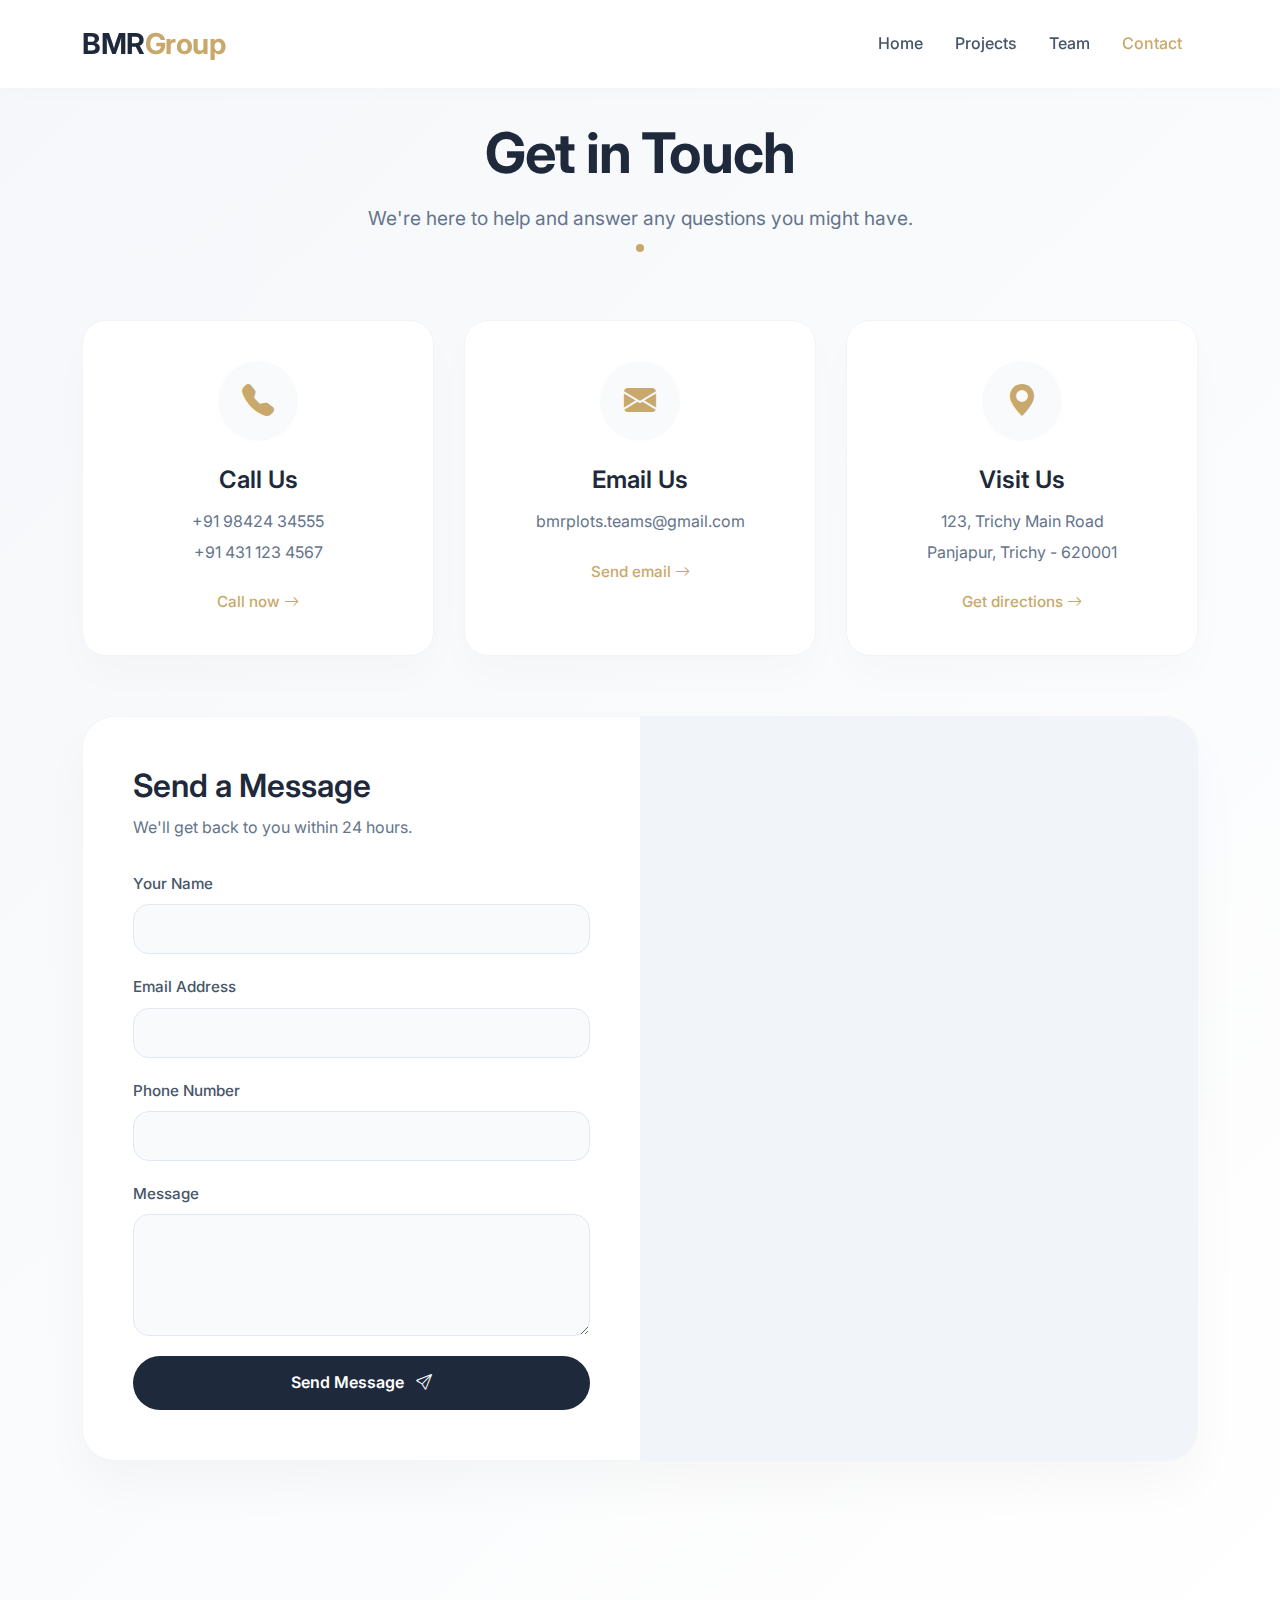
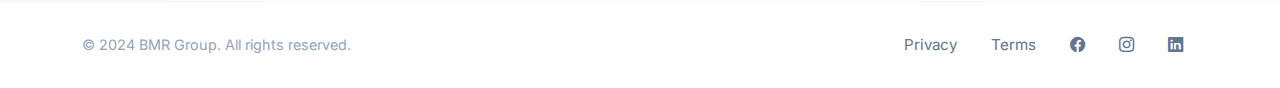
<file: AboutUs/contact.html>
<!DOCTYPE html>
<html lang="en">
<head>
    <meta charset="UTF-8">
    <meta name="viewport" content="width=device-width, initial-scale=1.0">
    <title>Contact Us | BMR Group</title>
    <!-- Bootstrap 5 CSS -->
    <link href="https://cdn.jsdelivr.net/npm/bootstrap@5.3.0/dist/css/bootstrap.min.css" rel="stylesheet">
    <!-- Bootstrap Icons -->
    <link rel="stylesheet" href="https://cdn.jsdelivr.net/npm/bootstrap-icons@1.11.3/font/bootstrap-icons.css">
    <!-- Google Fonts -->
    <link href="https://fonts.googleapis.com/css2?family=Inter:wght@300;400;500;600;700&display=swap" rel="stylesheet">
    
    <style>
        * {
            margin: 0;
            padding: 0;
            box-sizing: border-box;
        }

        body {
            font-family: 'Inter', sans-serif;
            background: linear-gradient(135deg, #f5f7fa 0%, #ffffff 100%);
            color: #1e293b;
            line-height: 1.6;
            min-height: 100vh;
        }

        /* Navbar */
        .navbar {
            background-color: rgba(255, 255, 255, 0.95);
            backdrop-filter: blur(10px);
            box-shadow: 0 2px 20px rgba(0,0,0,0.02);
            padding: 1rem 0;
        }

        .navbar-brand {
            font-weight: 700;
            font-size: 1.8rem;
            letter-spacing: -0.5px;
            color: #1e293b !important;
        }

        .navbar-brand span {
            color: #c9a86b;
        }

        .nav-link {
            color: #475569 !important;
            font-weight: 500;
            margin: 0 0.5rem;
            transition: color 0.2s;
        }

        .nav-link:hover,
        .nav-link.active {
            color: #c9a86b !important;
        }

        /* Contact Section */
        .contact-section {
            padding: 120px 0 80px;
            min-height: calc(100vh - 200px);
        }

        /* Header */
        .contact-header {
            text-align: center;
            margin-bottom: 60px;
        }

        .contact-header h1 {
            font-size: 3.5rem;
            font-weight: 700;
            color: #1e293b;
            margin-bottom: 1rem;
            letter-spacing: -0.02em;
        }

        .contact-header p {
            font-size: 1.2rem;
            color: #64748b;
            max-width: 600px;
            margin: 0 auto;
        }

        .gold-dot {
            display: inline-block;
            width: 8px;
            height: 8px;
            background: #c9a86b;
            border-radius: 50%;
            margin: 0 0.5rem;
        }

        /* Contact Cards */
        .contact-grid {
            display: grid;
            grid-template-columns: repeat(3, 1fr);
            gap: 30px;
            margin-bottom: 60px;
        }

        .contact-card {
            background: white;
            border-radius: 24px;
            padding: 40px 30px;
            text-align: center;
            box-shadow: 0 20px 40px rgba(0,0,0,0.02);
            transition: all 0.3s ease;
            border: 1px solid #f1f5f9;
        }

        .contact-card:hover {
            transform: translateY(-10px);
            box-shadow: 0 30px 60px rgba(201,168,107,0.1);
            border-color: #c9a86b;
        }

        .icon-wrapper {
            width: 80px;
            height: 80px;
            background: #f8fafc;
            border-radius: 50%;
            display: flex;
            align-items: center;
            justify-content: center;
            margin: 0 auto 25px;
            transition: all 0.3s;
        }

        .contact-card:hover .icon-wrapper {
            background: #c9a86b;
        }

        .icon-wrapper i {
            font-size: 2rem;
            color: #c9a86b;
            transition: all 0.3s;
        }

        .contact-card:hover .icon-wrapper i {
            color: white;
        }

        .contact-card h3 {
            font-size: 1.5rem;
            font-weight: 600;
            margin-bottom: 15px;
            color: #1e293b;
        }

        .contact-card p {
            color: #64748b;
            margin-bottom: 5px;
            font-size: 1rem;
        }

        .contact-link {
            display: inline-block;
            margin-top: 20px;
            color: #c9a86b;
            text-decoration: none;
            font-weight: 500;
            font-size: 0.95rem;
            transition: all 0.2s;
        }

        .contact-link:hover {
            color: #1e293b;
            transform: translateX(5px);
        }

        /* Form & Map Container */
        .contact-bottom {
            background: white;
            border-radius: 32px;
            overflow: hidden;
            box-shadow: 0 25px 50px rgba(0,0,0,0.03);
            border: 1px solid #f1f5f9;
        }

        .form-wrapper {
            padding: 50px;
        }

        .form-wrapper h2 {
            font-size: 2rem;
            font-weight: 600;
            color: #1e293b;
            margin-bottom: 10px;
        }

        .form-subtitle {
            color: #64748b;
            margin-bottom: 30px;
            font-size: 1rem;
        }

        .form-group {
            margin-bottom: 20px;
        }

        .form-label {
            font-weight: 500;
            color: #475569;
            margin-bottom: 8px;
            font-size: 0.95rem;
        }

        .form-control {
            border: 1.5px solid #e2e8f0;
            border-radius: 16px;
            padding: 12px 20px;
            font-size: 1rem;
            transition: all 0.2s;
            background: #f8fafc;
        }

        .form-control:focus {
            border-color: #c9a86b;
            box-shadow: 0 0 0 4px rgba(201,168,107,0.1);
            background: white;
            outline: none;
        }

        textarea.form-control {
            min-height: 120px;
            resize: vertical;
        }

        .btn-submit {
            background: #1e293b;
            color: white;
            border: none;
            border-radius: 40px;
            padding: 14px 35px;
            font-weight: 600;
            font-size: 1rem;
            transition: all 0.3s;
            width: 100%;
            cursor: pointer;
            position: relative;
        }

        .btn-submit:hover:not(:disabled) {
            background: #c9a86b;
            transform: translateY(-2px);
        }

        .btn-submit:disabled {
            opacity: 0.7;
            cursor: not-allowed;
        }

        .map-wrapper {
            height: 100%;
            min-height: 500px;
            background: #f1f5f9;
        }

        .map-wrapper iframe {
            width: 100%;
            height: 100%;
            border: none;
        }

        /* Footer */
        .footer {
            background: white;
            border-top: 1px solid #f1f5f9;
            padding: 30px 0;
            margin-top: 60px;
        }

        .footer-links a {
            color: #64748b;
            text-decoration: none;
            margin: 0 15px;
            font-size: 0.95rem;
            transition: color 0.2s;
        }

        .footer-links a:hover {
            color: #c9a86b;
        }

        .copyright {
            color: #94a3b8;
            font-size: 0.9rem;
        }

        /* Responsive */
        @media (max-width: 992px) {
            .contact-grid {
                grid-template-columns: repeat(2, 1fr);
            }
            
            .contact-header h1 {
                font-size: 2.8rem;
            }
        }

        @media (max-width: 768px) {
            .contact-section {
                padding: 100px 0 40px;
            }
            
            .contact-grid {
                grid-template-columns: 1fr;
                gap: 20px;
            }
            
            .contact-header h1 {
                font-size: 2.2rem;
            }
            
            .form-wrapper {
                padding: 30px 20px;
            }
            
            .map-wrapper {
                min-height: 350px;
            }
            
            .footer-links a {
                display: inline-block;
                margin: 5px 10px;
            }
        }

        /* Alert Messages */
        .alert {
            padding: 15px;
            border-radius: 12px;
            margin-bottom: 20px;
            display: none;
        }

        .alert-success {
            background: #dff0d8;
            color: #3c763d;
            border: 1px solid #d6e9c6;
        }

        .alert-error {
            background: #f2dede;
            color: #a94442;
            border: 1px solid #ebccd1;
        }

        .alert-info {
            background: #d9edf7;
            color: #31708f;
            border: 1px solid #bce8f1;
        }

        .spinner-border {
            width: 1rem;
            height: 1rem;
            margin-right: 5px;
        }
    </style>
</head>
<body>

    <!-- Navigation -->
    <nav class="navbar navbar-expand-lg fixed-top">
        <div class="container">
            <a class="navbar-brand" href="index.html">BMR<span>Group</span></a>
            <button class="navbar-toggler" type="button" data-bs-toggle="collapse" data-bs-target="#navbarNav">
                <span class="navbar-toggler-icon"></span>
            </button>
            <div class="collapse navbar-collapse" id="navbarNav">
                <ul class="navbar-nav ms-auto">
                    <li class="nav-item">
                        <a class="nav-link" href="../index.html">Home</a>
                    </li>
                    <li class="nav-item">
                        <a class="nav-link" href="../Pages/live.html">Projects</a>
                    </li>
                    <li class="nav-item">
                        <a class="nav-link" href="../AboutUs/Our_team.html">Team</a>
                    </li>
                    <li class="nav-item">
                        <a class="nav-link active" href="#">Contact</a>
                    </li>
                </ul>
            </div>
        </div>
    </nav>

    <!-- Contact Section -->
    <section class="contact-section">
        <div class="container">

            <!-- Header -->
            <div class="contact-header">
                <h1>Get in Touch</h1>
                <p>We're here to help and answer any questions you might have.</p>
                <div class="gold-dot"></div>
            </div>

            <!-- Contact Cards -->
            <div class="contact-grid">
                <!-- Phone Card -->
                <div class="contact-card">
                    <div class="icon-wrapper">
                        <i class="bi bi-telephone-fill"></i>
                    </div>
                    <h3>Call Us</h3>
                    <p>+91 98424 34555</p>
                    <p>+91 431 123 4567</p>
                    <a href="tel:+919842434555" class="contact-link">Call now <i class="bi bi-arrow-right"></i></a>
                </div>

                <!-- Email Card -->
                <div class="contact-card">
                    <div class="icon-wrapper">
                        <i class="bi bi-envelope-fill"></i>
                    </div>
                    <h3>Email Us</h3>
                    <p>bmrplots.teams@gmail.com</p>
                    <a href="mailto:bmrplots.teams@gmail.com" class="contact-link">Send email <i class="bi bi-arrow-right"></i></a>
                </div>

                <!-- Office Card -->
                <div class="contact-card">
                    <div class="icon-wrapper">
                        <i class="bi bi-geo-alt-fill"></i>
                    </div>
                    <h3>Visit Us</h3>
                    <p>123, Trichy Main Road</p>
                    <p>Panjapur, Trichy - 620001</p>
                    <a href="https://maps.google.com/?q=10.698756,78.796798" target="_blank" class="contact-link">Get directions <i class="bi bi-arrow-right"></i></a>
                </div>
            </div>

            <!-- Form & Map Section -->
            <div class="contact-bottom">
                <div class="row g-0">
                    <!-- Form Column -->
                    <div class="col-lg-6">
                        <div class="form-wrapper">
                            <h2>Send a Message</h2>
                            <p class="form-subtitle">We'll get back to you within 24 hours.</p>
                            
                            <!-- Alert Messages -->
                            <div class="alert alert-success" id="successMessage">
                                <i class="bi bi-check-circle-fill me-2"></i>
                                Thank you! Your message has been sent successfully.
                            </div>

                            <div class="alert alert-error" id="errorMessage">
                                <i class="bi bi-exclamation-triangle-fill me-2"></i>
                                Something went wrong. Please try again or contact us directly.
                            </div>

                            <div class="alert alert-info" id="infoMessage">
                                <div class="d-flex align-items-center">
                                    <span class="spinner-border spinner-border-sm me-2" role="status" aria-hidden="true"></span>
                                    <span>Sending your message...</span>
                                </div>
                            </div>

                            <form id="contactForm">
                                <!-- Hidden field for form type -->
                                <input type="hidden" name="formType" value="contact">
                                
                                <div class="form-group">
                                    <label class="form-label">Your Name</label>
                                    <input type="text" class="form-control" name="name" id="name" required>
                                </div>

                                <div class="form-group">
                                    <label class="form-label">Email Address</label>
                                    <input type="email" class="form-control" name="email" id="email" required>
                                </div>

                                <div class="form-group">
                                    <label class="form-label">Phone Number</label>
                                    <input type="tel" class="form-control" name="phone" id="phone">
                                </div>

                                <div class="form-group">
                                    <label class="form-label">Message</label>
                                    <textarea class="form-control" name="message" id="message" rows="4" required></textarea>
                                </div>

                                <button type="submit" class="btn-submit" id="submitBtn">
                                    Send Message <i class="bi bi-send ms-2"></i>
                                </button>
                            </form>
                        </div>
                    </div>

                    <!-- Map Column -->
                    <div class="col-lg-6">
                        <div class="map-wrapper">
                            <iframe src="https://www.google.com/maps/embed?pb=!1m18!1m12!1m3!1d3920.4626206911103!2d78.79679827523609!3d10.698755960621185!2m3!1f0!2f0!3f0!3m2!1i1024!2i768!4f13.1!3m3!1m2!1s0x3baa8de210e8ae29%3A0x941b56c430ad3b71!2sBMR%20Plots!5e0!3m2!1sen!2sin!4v1771090897673!5m2!1sen!2sin" width="600" height="450" style="border:0;" allowfullscreen="" loading="lazy" referrerpolicy="no-referrer-when-downgrade" title="BMR Group Office Location"></iframe>
                        </div>
                    </div>
                </div>
            </div>
        </div>
    </section>

    <!-- Footer -->
    <footer class="footer">
        <div class="container">
            <div class="row align-items-center">
                <div class="col-md-6 text-center text-md-start mb-3 mb-md-0">
                    <span class="copyright">© 2024 BMR Group. All rights reserved.</span>
                </div>
                <div class="col-md-6 text-center text-md-end">
                    <div class="footer-links">
                        <a href="#">Privacy</a>
                        <a href="#">Terms</a>
                        <a href="#"><i class="bi bi-facebook"></i></a>
                        <a href="#"><i class="bi bi-instagram"></i></a>
                        <a href="#"><i class="bi bi-linkedin"></i></a>
                    </div>
                </div>
            </div>
        </div>
    </footer>

    <!-- Bootstrap JS -->
    <script src="https://cdn.jsdelivr.net/npm/bootstrap@5.3.0/dist/js/bootstrap.bundle.min.js"></script>
    
    <!-- Contact Form Script -->
    <script>
        // Your Google Apps Script URL
        const GOOGLE_SCRIPT_URL = "https://script.google.com/macros/s/AKfycbwQCkd5gbKX9TDeQRkU990i96wtZhyRKb2zB4K4IdiA38Nlgrzzmxy_iCEfiO_LuppC/exec";

        document.getElementById('contactForm').addEventListener('submit', async function(e) {
            e.preventDefault();
            
            // Get form values
            const name = document.getElementById('name').value.trim();
            const email = document.getElementById('email').value.trim();
            const phone = document.getElementById('phone').value.trim();
            const message = document.getElementById('message').value.trim();
            
            // Simple validation
            if(!name || !email || !message) {
                alert('Please fill in all required fields');
                return;
            }

            // Email validation
            const emailRegex = /^[^\s@]+@[^\s@]+\.[^\s@]+$/;
            if (!emailRegex.test(email)) {
                alert('Please enter a valid email address');
                return;
            }

            // Hide any previous alerts
            document.getElementById('successMessage').style.display = 'none';
            document.getElementById('errorMessage').style.display = 'none';
            
            // Show loading state
            const submitBtn = document.getElementById('submitBtn');
            const originalBtnText = submitBtn.innerHTML;
            submitBtn.innerHTML = '<span class="spinner-border spinner-border-sm me-2" role="status" aria-hidden="true"></span>Sending...';
            submitBtn.disabled = true;
            
            // Show info message
            document.getElementById('infoMessage').style.display = 'block';

            try {
                // Prepare data for Google Sheets
                const formData = new URLSearchParams();
                formData.append('formType', 'contact');
                formData.append('name', name);
                formData.append('email', email);
                formData.append('phone', phone || 'Not provided');
                formData.append('message', message);

                // Send to Google Apps Script
                const response = await fetch(GOOGLE_SCRIPT_URL, {
                    method: 'POST',
                    mode: 'no-cors', // This is important for Google Apps Script
                    headers: {
                        'Content-Type': 'application/x-www-form-urlencoded',
                    },
                    body: formData
                });

                // Hide info message
                document.getElementById('infoMessage').style.display = 'none';

                // Since we're using no-cors, we assume success
                // Show success message
                const successMsg = document.getElementById('successMessage');
                successMsg.style.display = 'block';
                
                // Reset form
                this.reset();
                
                // Hide success message after 5 seconds
                setTimeout(function() {
                    successMsg.style.display = 'none';
                }, 5000);

                // Log to console (for debugging)
                console.log('Form submitted to Google Sheets:', {name, email, phone, message});

            } catch (error) {
                console.error('Error:', error);
                
                // Hide info message
                document.getElementById('infoMessage').style.display = 'none';
                
                // Show error message
                const errorMsg = document.getElementById('errorMessage');
                errorMsg.style.display = 'block';
                
                // Hide error message after 5 seconds
                setTimeout(function() {
                    errorMsg.style.display = 'none';
                }, 5000);
                
            } finally {
                // Restore button
                submitBtn.innerHTML = originalBtnText;
                submitBtn.disabled = false;
            }
        });

        // Navbar scroll effect
        window.addEventListener('scroll', function() {
            const nav = document.querySelector('.navbar');
            if(window.scrollY > 50) {
                nav.style.backgroundColor = 'rgba(255, 255, 255, 0.98)';
                nav.style.boxShadow = '0 5px 20px rgba(0,0,0,0.05)';
            } else {
                nav.style.backgroundColor = 'rgba(255, 255, 255, 0.95)';
                nav.style.boxShadow = '0 2px 20px rgba(0,0,0,0.02)';
            }
        });
    </script>
</body>
</html>
</file>
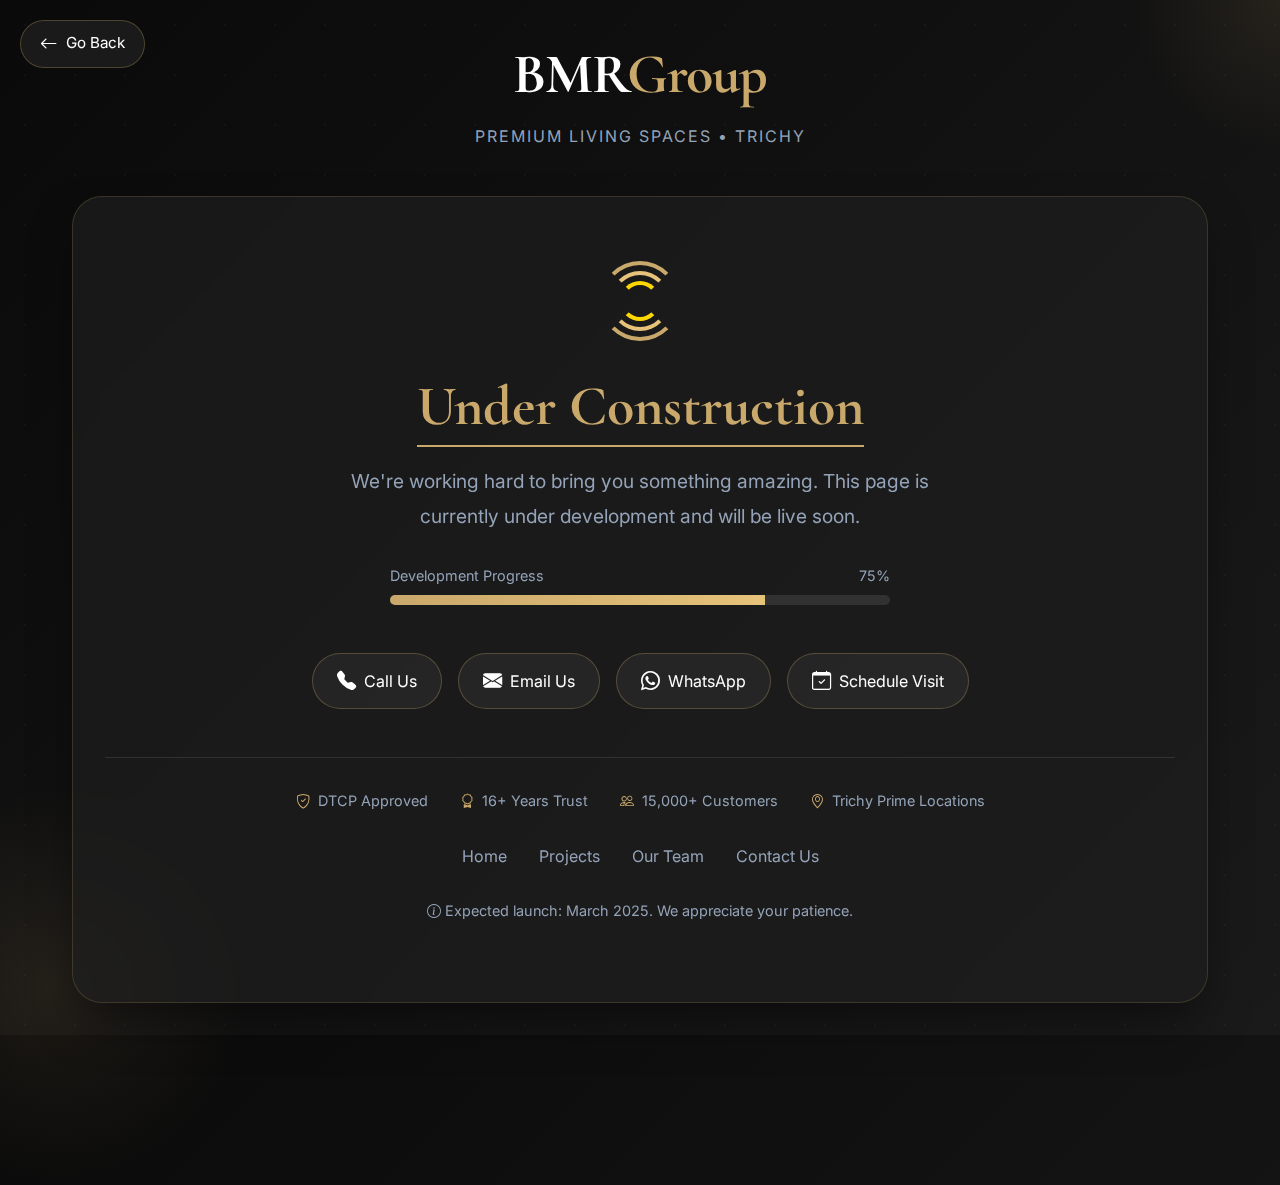
<file: projects/projectmaintance.html>
<!DOCTYPE html>
<html lang="en">
<head>
    <link rel="icon" href="https://www.yourwebsite.com/favicon.png" sizes="any">
    <script type="application/ld+json">
{
  "@context": "https://schema.org",
  "@type": "Organization",
  "name": "BMR Plots",
  "url": "https://www.trichybmrplots.com/",
  "logo": "https://bmrplots.com/wp-content/uploads/2025/06/logo-1.png"
}
</script>
    <meta charset="UTF-8">
    <meta name="viewport" content="width=device-width, initial-scale=1.0">
    <title>Site Under Construction | BMR Group</title>
    <!-- Bootstrap 5 CSS -->
    <link href="https://cdn.jsdelivr.net/npm/bootstrap@5.3.0/dist/css/bootstrap.min.css" rel="stylesheet">
    <!-- Bootstrap Icons -->
    <link rel="stylesheet" href="https://cdn.jsdelivr.net/npm/bootstrap-icons@1.11.3/font/bootstrap-icons.css">
    <!-- Google Fonts -->
    <link href="https://fonts.googleapis.com/css2?family=Inter:wght@300;400;500;600;700&family=Cormorant+Garamond:wght@400;500;600;700&display=swap" rel="stylesheet">
    
    <style>
        :root {
            --primary-gold: #c9a86b;
            --dark-bg: #121212;
            --card-gray: #1e1e1e;
            --text-light: #ffffff;
            --text-muted: #94a3b8;
        }

        * {
            margin: 0;
            padding: 0;
            box-sizing: border-box;
        }

        body {
            font-family: 'Inter', sans-serif;
            background: linear-gradient(135deg, #0a0a0a 0%, #1a1a1a 100%);
            color: var(--text-light);
            min-height: 100vh;
            display: flex;
            align-items: center;
            justify-content: center;
            overflow-x: hidden;
            position: relative;
        }

        /* Animated background elements */
        .bg-pattern {
            position: absolute;
            top: 0;
            left: 0;
            width: 100%;
            height: 100%;
            background-image: radial-gradient(rgba(201, 168, 107, 0.05) 1px, transparent 1px);
            background-size: 50px 50px;
            pointer-events: none;
            z-index: 0;
        }

        .floating-shape {
            position: absolute;
            width: 300px;
            height: 300px;
            background: radial-gradient(circle, rgba(201,168,107,0.1) 0%, transparent 70%);
            border-radius: 50%;
            z-index: 0;
            animation: float 20s infinite ease-in-out;
        }

        .shape-1 {
            top: -150px;
            right: -150px;
            animation-delay: 0s;
        }

        .shape-2 {
            bottom: -150px;
            left: -150px;
            animation-delay: -10s;
            width: 400px;
            height: 400px;
        }

        @keyframes float {
            0%, 100% { transform: translate(0, 0) scale(1); }
            50% { transform: translate(30px, 30px) scale(1.1); }
        }

        .main-container {
            position: relative;
            z-index: 10;
            width: 100%;
            max-width: 1200px;
            padding: 2rem;
        }

        /* Back Button */
        .back-button-container {
            position: absolute;
            top: 20px;
            left: 20px;
            z-index: 20;
        }

        .back-btn {
            display: inline-flex;
            align-items: center;
            gap: 0.5rem;
            padding: 0.6rem 1.2rem;
            background: rgba(30, 30, 30, 0.8);
            backdrop-filter: blur(5px);
            border: 1px solid rgba(201, 168, 107, 0.3);
            border-radius: 50px;
            color: var(--text-light);
            text-decoration: none;
            font-size: 0.95rem;
            transition: all 0.3s ease;
            cursor: pointer;
        }

        .back-btn:hover {
            background: var(--primary-gold);
            border-color: var(--primary-gold);
            color: var(--dark-bg);
            transform: translateX(-5px);
        }

        .back-btn i {
            font-size: 1.1rem;
            transition: transform 0.3s ease;
        }

        .back-btn:hover i {
            transform: translateX(-3px);
        }

        /* Logo/Brand Section */
        .brand-section {
            text-align: center;
            margin-bottom: 3rem;
            animation: fadeInDown 1s ease-out;
        }

        .brand-logo {
            font-family: 'Cormorant Garamond', serif;
            font-size: 3.5rem;
            font-weight: 700;
            letter-spacing: -1px;
            color: var(--text-light);
            margin-bottom: 0.5rem;
        }

        .brand-logo span {
            color: var(--primary-gold);
        }

        .brand-tagline {
            color: var(--text-muted);
            font-size: 1rem;
            letter-spacing: 2px;
            text-transform: uppercase;
        }

        /* Main Content Card */
        .content-card {
            background: rgba(30, 30, 30, 0.7);
            backdrop-filter: blur(10px);
            border: 1px solid rgba(201, 168, 107, 0.2);
            border-radius: 30px;
            padding: 4rem 2rem;
            box-shadow: 0 25px 50px -12px rgba(0, 0, 0, 0.5);
            animation: fadeInUp 1s ease-out 0.3s both;
            overflow: hidden;
            position: relative;
        }

        /* Loading Spinner Animation */
        .loading-spinner {
            width: 80px;
            height: 80px;
            margin: 0 auto 2rem;
            position: relative;
            animation: fadeIn 1s ease-out;
        }

        .spinner-ring {
            position: absolute;
            width: 100%;
            height: 100%;
            border-radius: 50%;
            border: 4px solid transparent;
            border-top-color: var(--primary-gold);
            border-bottom-color: var(--primary-gold);
            animation: spin 1.5s cubic-bezier(0.68, -0.55, 0.265, 1.55) infinite;
        }

        .spinner-ring:nth-child(2) {
            width: 60px;
            height: 60px;
            top: 10px;
            left: 10px;
            border-top-color: #e6c27a;
            border-bottom-color: #e6c27a;
            border-left-color: transparent;
            border-right-color: transparent;
            animation: spin 2s cubic-bezier(0.68, -0.55, 0.265, 1.55) infinite reverse;
        }

        .spinner-ring:nth-child(3) {
            width: 40px;
            height: 40px;
            top: 20px;
            left: 20px;
            border-top-color: #ffd700;
            border-bottom-color: #ffd700;
            border-left-color: transparent;
            border-right-color: transparent;
            animation: spin 1s cubic-bezier(0.68, -0.55, 0.265, 1.55) infinite;
        }

        @keyframes spin {
            0% { transform: rotate(0deg); }
            100% { transform: rotate(360deg); }
        }

        @keyframes fadeIn {
            from { opacity: 0; transform: scale(0.9); }
            to { opacity: 1; transform: scale(1); }
        }

        .main-title {
            font-family: 'Cormorant Garamond', serif;
            font-size: 3.5rem;
            font-weight: 700;
            color: var(--text-light);
            margin-bottom: 1.5rem;
        }

        .main-title span {
            color: var(--primary-gold);
            border-bottom: 2px solid var(--primary-gold);
            padding-bottom: 5px;
        }

        .description {
            font-size: 1.2rem;
            color: var(--text-muted);
            max-width: 600px;
            margin: 0 auto 2rem;
            line-height: 1.8;
        }

        /* Progress Bar */
        .progress-container {
            max-width: 500px;
            margin: 2rem auto;
        }

        .progress-label {
            display: flex;
            justify-content: space-between;
            color: var(--text-muted);
            font-size: 0.9rem;
            margin-bottom: 0.5rem;
        }

        .progress {
            height: 10px;
            background: rgba(255, 255, 255, 0.1);
            border-radius: 10px;
            overflow: hidden;
        }

        .progress-bar {
            background: linear-gradient(90deg, var(--primary-gold) 0%, #e6c27a 50%, var(--primary-gold) 100%);
            background-size: 200% 100%;
            animation: shimmer 2s infinite;
            width: 75%;
        }

        @keyframes shimmer {
            0% { background-position: 200% 0; }
            100% { background-position: -200% 0; }
        }

        /* Contact Options */
        .contact-options {
            display: flex;
            flex-wrap: wrap;
            justify-content: center;
            gap: 1rem;
            margin: 3rem 0;
        }

        .contact-btn {
            display: inline-flex;
            align-items: center;
            gap: 0.5rem;
            padding: 0.8rem 1.5rem;
            background: rgba(255, 255, 255, 0.05);
            border: 1px solid rgba(201, 168, 107, 0.3);
            border-radius: 50px;
            color: var(--text-light);
            text-decoration: none;
            transition: all 0.3s ease;
        }

        .contact-btn:hover {
            background: var(--primary-gold);
            border-color: var(--primary-gold);
            color: var(--dark-bg);
            transform: translateY(-3px);
        }

        .contact-btn i {
            font-size: 1.2rem;
        }

        /* Trust Badges */
        .trust-section {
            margin-top: 3rem;
            padding-top: 2rem;
            border-top: 1px solid rgba(255, 255, 255, 0.1);
        }

        .badges {
            display: flex;
            flex-wrap: wrap;
            justify-content: center;
            gap: 2rem;
        }

        .badge-item {
            display: flex;
            align-items: center;
            gap: 0.5rem;
            color: var(--text-muted);
            font-size: 0.9rem;
        }

        .badge-item i {
            color: var(--primary-gold);
        }

        /* Navigation Links */
        .nav-links {
            display: flex;
            flex-wrap: wrap;
            justify-content: center;
            gap: 2rem;
            margin-top: 2rem;
        }

        .nav-link {
            color: var(--text-muted);
            text-decoration: none;
            transition: color 0.3s;
            position: relative;
        }

        .nav-link:hover {
            color: var(--primary-gold);
        }

        .nav-link::after {
            content: '';
            position: absolute;
            bottom: -5px;
            left: 0;
            width: 0;
            height: 2px;
            background: var(--primary-gold);
            transition: width 0.3s;
        }

        .nav-link:hover::after {
            width: 100%;
        }

        /* Animations */
        @keyframes fadeInDown {
            from {
                opacity: 0;
                transform: translateY(-30px);
            }
            to {
                opacity: 1;
                transform: translateY(0);
            }
        }

        @keyframes fadeInUp {
            from {
                opacity: 0;
                transform: translateY(30px);
            }
            to {
                opacity: 1;
                transform: translateY(0);
            }
        }

        /* Responsive */
        @media (max-width: 768px) {
            .back-button-container {
                top: 10px;
                left: 10px;
            }
            
            .back-btn {
                padding: 0.4rem 1rem;
                font-size: 0.85rem;
            }

            .brand-logo {
                font-size: 2.5rem;
            }

            .main-title {
                font-size: 2.2rem;
            }

            .description {
                font-size: 1rem;
                padding: 0 1rem;
            }

            .contact-options {
                flex-direction: column;
                align-items: center;
            }

            .contact-btn {
                width: 100%;
                justify-content: center;
            }

            .badges {
                gap: 1rem;
            }

            .badge-item {
                font-size: 0.8rem;
            }

            .nav-links {
                gap: 1rem;
            }
        }
    </style>
</head>
<body>
    <!-- Animated Background -->
    <div class="bg-pattern"></div>
    <div class="floating-shape shape-1"></div>
    <div class="floating-shape shape-2"></div>

    <!-- Back Button -->
    <div class="back-button-container">
        <button onclick="goBack()" class="back-btn">
            <i class="bi bi-arrow-left"></i>
            <span>Go Back</span>
        </button>
    </div>

    <div class="main-container">
        <!-- Brand Section -->
        <div class="brand-section">
            <div class="brand-logo">
                BMR<span>Group</span>
            </div>
            <div class="brand-tagline">
                PREMIUM LIVING SPACES • TRICHY
            </div>
        </div>

        <!-- Main Content Card -->
        <div class="content-card">
            <div class="text-center">
                <!-- Loading Spinner (replaces hammer) -->
                <div class="loading-spinner">
                    <div class="spinner-ring"></div>
                    <div class="spinner-ring"></div>
                    <div class="spinner-ring"></div>
                </div>

                <!-- Title -->
                <h1 class="main-title">
                    <span>Under Construction</span>
                </h1>

                <!-- Description -->
                <p class="description">
                    We're working hard to bring you something amazing. This page is currently under development and will be live soon.
                </p>

                <!-- Progress Bar -->
                <div class="progress-container">
                    <div class="progress-label">
                        <span>Development Progress</span>
                        <span>75%</span>
                    </div>
                    <div class="progress">
                        <div class="progress-bar" style="width: 75%;"></div>
                    </div>
                </div>

                <!-- Contact Options -->
                <div class="contact-options">
                    <a href="tel:+919842434555" class="contact-btn">
                        <i class="bi bi-telephone-fill"></i>
                        Call Us
                    </a>
                    <a href="mailto:info@bmrgroup.com" class="contact-btn">
                        <i class="bi bi-envelope-fill"></i>
                        Email Us
                    </a>
                    <a href="https://wa.me/919842434555" class="contact-btn" target="_blank">
                        <i class="bi bi-whatsapp"></i>
                        WhatsApp
                    </a>
                    <a href="#" class="contact-btn">
                        <i class="bi bi-calendar-check"></i>
                        Schedule Visit
                    </a>
                </div>

                <!-- Trust Badges -->
                <div class="trust-section">
                    <div class="badges">
                        <div class="badge-item">
                            <i class="bi bi-shield-check"></i>
                            <span>DTCP Approved</span>
                        </div>
                        <div class="badge-item">
                            <i class="bi bi-award"></i>
                            <span>16+ Years Trust</span>
                        </div>
                        <div class="badge-item">
                            <i class="bi bi-people"></i>
                            <span>15,000+ Customers</span>
                        </div>
                        <div class="badge-item">
                            <i class="bi bi-geo-alt"></i>
                            <span>Trichy Prime Locations</span>
                        </div>
                    </div>
                </div>

                <!-- Navigation Links -->
                <div class="nav-links">
                    <a href="../index.html" class="nav-link">Home</a>
                    <a href="../Pages/live.html" class="nav-link">Projects</a>
                    <a href="../AboutUs/Our_team.html" class="nav-link">Our Team</a>
                    <a href="../Pages/contact.html" class="nav-link">Contact Us</a>
                </div>

                <!-- Update Message -->
                <p style="color: var(--text-muted); font-size: 0.9rem; margin-top: 2rem;">
                    <i class="bi bi-info-circle"></i>
                    Expected launch: March 2025. We appreciate your patience.
                </p>
            </div>
        </div>
    </div>

    <!-- Bootstrap JS -->
    <script src="https://cdn.jsdelivr.net/npm/bootstrap@5.3.0/dist/js/bootstrap.bundle.min.js"></script>
    
    <script>
        // Back button function
        function goBack() {
            // Check if there's a previous page in history
            if (document.referrer) {
                // If coming from another page, go back
                window.history.back();
            } else {
                // If no previous page (direct access), go to homepage
                window.location.href = '../index.html';
            }
        }

        // Smooth scroll for anchor links
        document.querySelectorAll('a[href^="#"]').forEach(anchor => {
            anchor.addEventListener('click', function (e) {
                e.preventDefault();
                const target = document.querySelector(this.getAttribute('href'));
                if (target) {
                    target.scrollIntoView({ behavior: 'smooth' });
                }
            });
        });
    </script>
</body>
</html>
</file>
